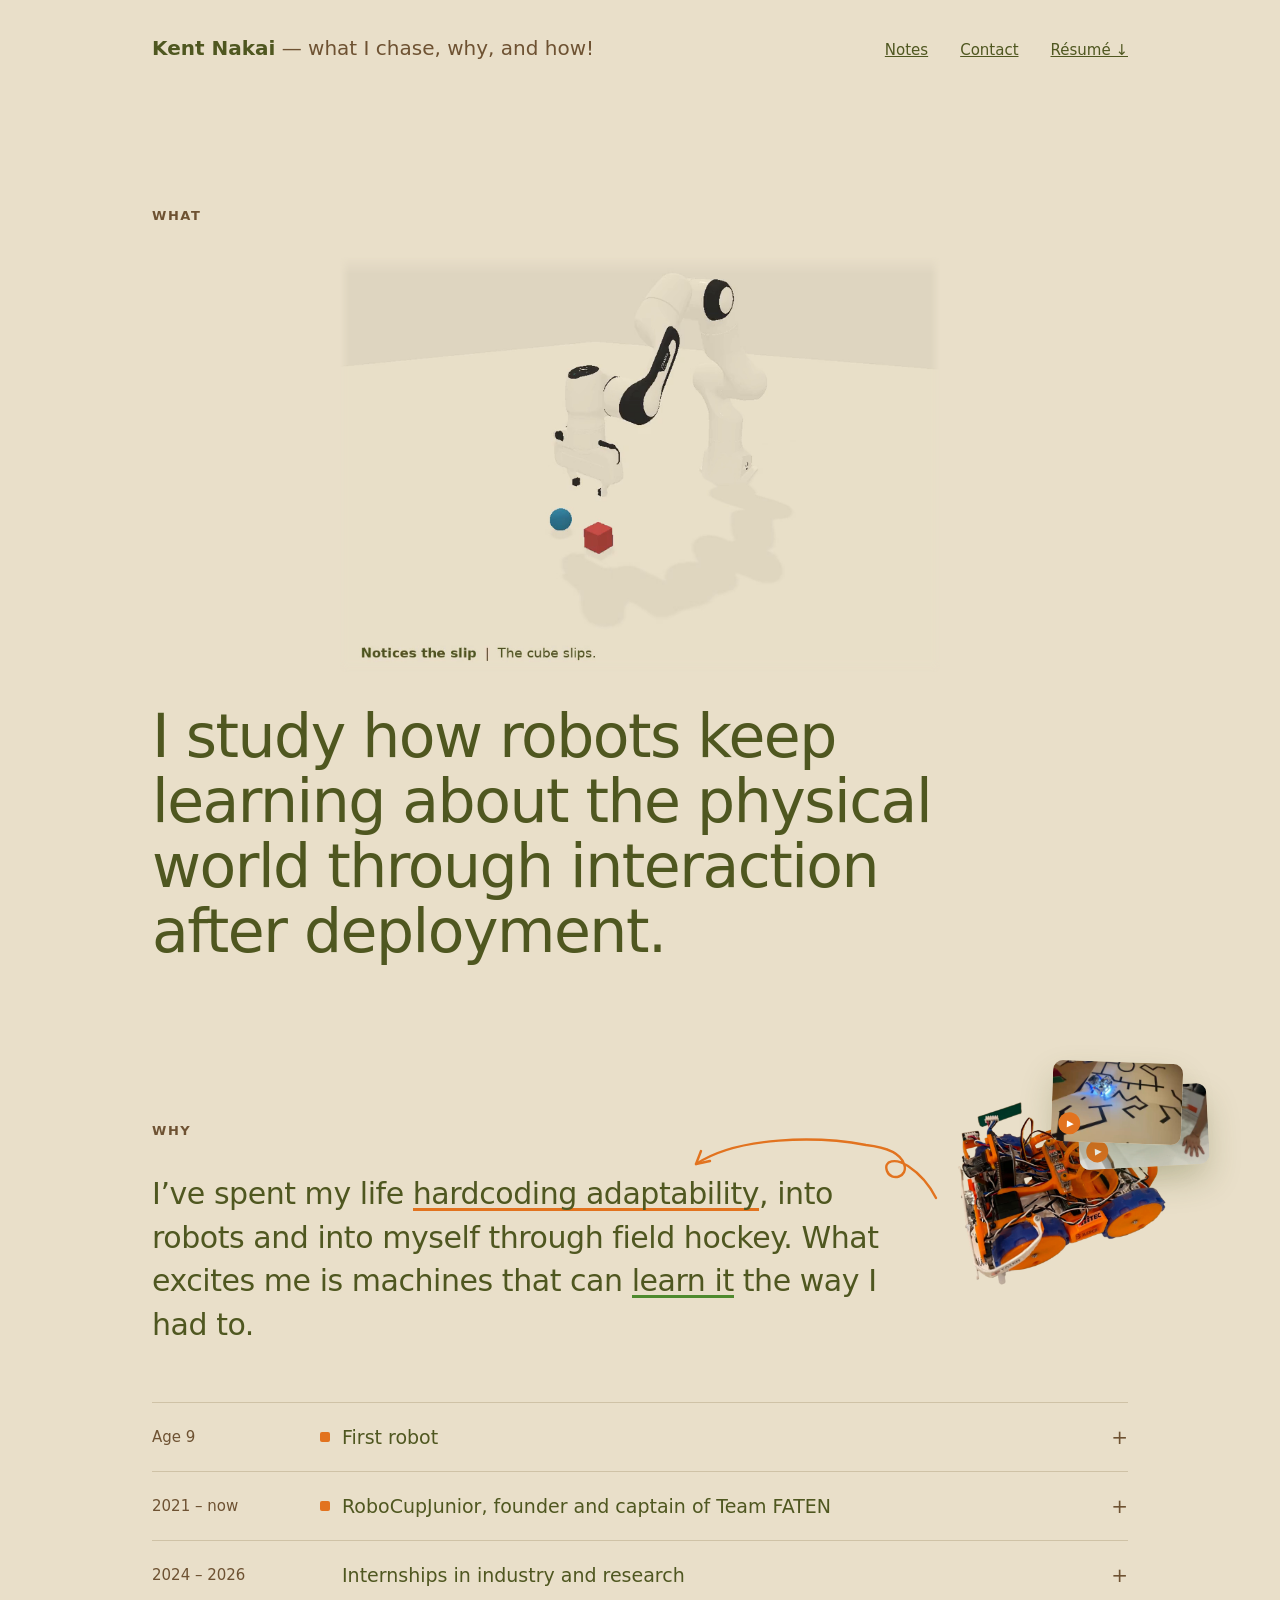
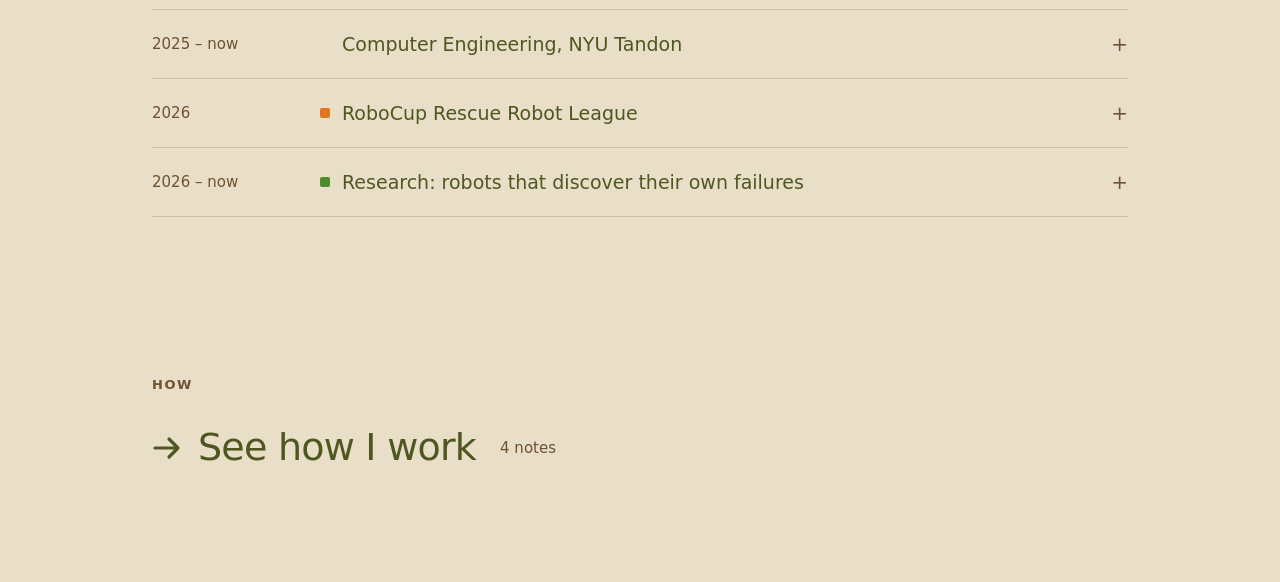
<file: index.html>
<!doctype html>
<html lang="en">
<head>
  <meta charset="utf-8">
  <meta name="viewport" content="width=device-width, initial-scale=1">
  <meta http-equiv="Content-Security-Policy" content="default-src 'none'; script-src 'self'; style-src 'self' https://fonts.googleapis.com; font-src https://fonts.gstatic.com; img-src 'self' data:; media-src 'self'; connect-src 'self'; base-uri 'none'; form-action 'none'; object-src 'none'; upgrade-insecure-requests">
  <meta name="referrer" content="no-referrer">
  <meta name="tdm-reservation" content="1">
  <meta name="description" content="Kent Nakai studies how robots keep learning about the physical world through interaction after deployment.">
  <meta name="google-site-verification" content="zSvSPkcD8alxFXaKtVw0aYVo7cZixJyfnRl9LrYPrC4">
  <title>Kent Nakai &mdash; what I chase, why, and how</title>
  <link rel="preconnect" href="https://fonts.googleapis.com">
  <link rel="preconnect" href="https://fonts.gstatic.com" crossorigin>
  <link href="https://fonts.googleapis.com/css2?family=Figtree:wght@400;500;600&amp;display=swap" rel="stylesheet">
  <link rel="stylesheet" href="simple.css?v=20261024-resume-off">
</head>
<body>
  <div class="wrap">
    <header class="site-header">
      <a class="site-title" href="index.html"><strong>Kent Nakai</strong><span> &mdash; what I chase, why, and how!</span></a>
      <nav class="site-nav" aria-label="Primary">
        <a href="notes.html">Notes</a>
        <a href="contact.html">Contact</a>
        <a>R&eacute;sum&eacute; &darr;</a><!-- Résumé download off for now -->
      </nav>
    </header>

    <main>
      <section class="what" aria-labelledby="what-headline">
        <p class="label">What</p>
        <video class="what-video" data-loop-video muted loop playsinline preload="metadata"
          poster="media/video/learning-as-it-goes-first.png?v=beige3"
          width="864" height="598"
          aria-label="A simulated robot arm notices a cube slipping, adjusts its grip until it holds, then uses a different grasp on a new object.">
          <source src="media/video/learning-as-it-goes.mp4?v=beige3" type="video/mp4">
        </video>
        <h1 class="headline" id="what-headline">I study how robots keep learning about the physical world through interaction after deployment.</h1>
      </section>

      <dialog class="video-dialog" id="video-dialog" aria-labelledby="video-dialog-title">
        <div class="video-dialog-shell">
          <video id="video-dialog-player" controls playsinline preload="none"></video>
          <div class="video-dialog-caption">
            <p id="video-dialog-title"></p>
            <button class="video-dialog-close" type="button">Close</button>
          </div>
        </div>
      </dialog>

      <section class="section" aria-labelledby="why-label">
        <p class="label" id="why-label">Why</p>
        <div class="why-body">
          <p class="why-statement">I&rsquo;ve spent my life <span class="mark-hard">hardcoding adaptability</span>, into robots and into myself through field hockey. What excites me is machines that can <span class="mark-learned">learn it</span> the way I had to.</p>

          <!-- Large screens only: the robot as evidence for "hardcoding adaptability". -->
          <figure class="why-robot" aria-label="My RoboCupJunior rescue robot and two field runs">
            <svg class="why-arrow" viewBox="0 0 300 120" aria-hidden="true" focusable="false">
              <path d="M298 66 C292 54 282 42 270 34 C258 26 245 28 249 39 C253 50 271 45 266 32 C262 20 246 15 228 13 C180 4 100 4 58 32" />
              <path d="M72 29 L58 32 L63 19" />
            </svg>
            <a class="why-robot-photo" href="robot.html" aria-label="Rescue robot: see inside the robot">
              <img src="media/img/robot.png" width="1395" height="1236" alt="My RoboCupJunior rescue robot: a compact four-wheel robot with an orange frame, blue wheels, and exposed wiring" decoding="async">
            </a>
            <button class="stage-clip stage-clip-left" type="button"
              data-video-src="media/video/slope-line-following.mp4"
              data-video-poster="media/video/slope-line-following-first.png"
              data-video-title="Following the line through a flat-to-slope transition."
              data-video-angle="-2">
              <span class="stage-clip-media">
                <img src="media/video/slope-line-following-first.png" alt="" loading="lazy" decoding="async">
                <span class="stage-clip-label"><span class="stage-play" aria-hidden="true">&#9654;</span>Line following on slope transitions</span>
              </span>
            </button>

            <button class="stage-clip stage-clip-right" type="button"
              data-video-src="media/video/victim-zone.mp4"
              data-video-poster="media/video/victim-zone-47.png"
              data-video-title="Finding, retrieving, and relocating a victim."
              data-video-angle="2">
              <span class="stage-clip-media">
                <img src="media/video/victim-zone-47.png" alt="" loading="lazy" decoding="async">
                <span class="stage-clip-label"><span class="stage-play" aria-hidden="true">&#9654;</span>Detection, manipulation and navigation</span>
              </span>
            </button>
          </figure>
        </div>

        <ol class="timeline">
          <li>
            <button type="button" aria-expanded="false" aria-controls="t1">
              <span class="year">Age 9</span>
              <span class="title"><span class="square hardcoded" role="img" aria-label="Hardcoded"></span>First robot</span>
              <span class="sign" aria-hidden="true">+</span>
            </button>
            <div class="detail" id="t1"><p>Mostly self-taught, by asking engineers, professors, and other competitors.</p></div>
          </li>
          <li>
            <button type="button" aria-expanded="false" aria-controls="t2">
              <span class="year">2021 &ndash; now</span>
              <span class="title"><span class="square hardcoded" role="img" aria-label="Hardcoded"></span>RoboCupJunior, founder and captain of Team FATEN</span>
              <span class="sign" aria-hidden="true">+</span>
            </button>
            <div class="detail" id="t2"><p>Every run, the robot meets a field it hasn&rsquo;t seen. We won the RoboCupJunior USA Rescue Line title in 2023, 2024, and 2025. <a href="https://faten-1tdj.vercel.app/en/index.html" target="_blank" rel="noopener">Team FATEN&rsquo;s site &rarr;</a></p></div>
          </li>
          <li>
            <button type="button" aria-expanded="false" aria-controls="t3">
              <span class="year">2024 &ndash; 2026</span>
              <span class="title"><span class="square none" aria-hidden="true"></span>Internships in industry and research</span>
              <span class="sign" aria-hidden="true">+</span>
            </button>
            <div class="detail" id="t3"><p>Robots outside competition: Alstom in Singapore, Blue Innovation in Japan, and the Okada Lab in Tokyo.</p></div>
          </li>
          <li>
            <button type="button" aria-expanded="false" aria-controls="t4">
              <span class="year">2025 &ndash; now</span>
              <span class="title"><span class="square none" aria-hidden="true"></span>Computer Engineering, NYU Tandon</span>
              <span class="sign" aria-hidden="true">+</span>
            </button>
            <div class="detail" id="t4"><p>Transferred from Bard College at Simon&rsquo;s Rock, where I studied mathematics. B.S. expected May 2027.</p></div>
          </li>
          <li>
            <button type="button" aria-expanded="false" aria-controls="t5">
              <span class="year">2026</span>
              <span class="title"><span class="square hardcoded" role="img" aria-label="Hardcoded"></span>RoboCup Rescue Robot League</span>
              <span class="sign" aria-hidden="true">+</span>
            </button>
            <div class="detail" id="t5"><p>Moving up to the major league, building toward 2027.</p></div>
          </li>
          <li>
            <button type="button" aria-expanded="false" aria-controls="t6">
              <span class="year">2026 &ndash; now</span>
              <span class="title"><span class="square learned" role="img" aria-label="Learned"></span>Research: robots that discover their own failures</span>
              <span class="sign" aria-hidden="true">+</span>
            </button>
            <div class="detail" id="t6"><p>The first step from hand-written fixes to robots that learn what went wrong. With Irmak Guzey in Prof. Lerrel Pinto&rsquo;s group at NYU, I&rsquo;m building a test of whether a simulated robot lifts more reliably when it refines its estimate of an object&rsquo;s mass by interacting with it.</p></div>
          </li>
        </ol>
      </section>

      <section class="section how" aria-labelledby="how-label">
        <p class="label" id="how-label">How</p>
        <a class="how-link" href="notes.html">
          <span class="how-link-main">
            <span class="how-arrow" aria-hidden="true"><svg width="30" height="24" viewBox="0 0 30 24"><path d="M3 12 H26 M17 3 L26 12 L17 21" fill="none" stroke="currentColor" stroke-width="3.2" stroke-linecap="round" stroke-linejoin="round"/></svg></span>
            See how I work
          </span>
          <span class="how-count" data-note-count></span>
        </a>

        <!-- Latest paper: hidden until the paper exists.
        <article class="paper" aria-labelledby="paper-title">
          <div class="paper-teaser" role="img" aria-label="[TEASER FIGURE]"></div>
          <div>
            <p class="paper-kicker">Latest paper &middot; in progress</p>
            <h2 class="paper-title" id="paper-title">[PAPER TITLE]</h2>
            <p class="paper-meta">Kent Nakai &middot; [MONTH] 2026</p>
            <p class="paper-summary">[ONE OR TWO SENTENCES: THE QUESTION, WHAT I TRIED, WHAT I FOUND]</p>
            <p class="paper-links">PDF coming soon</p>
          </div>
        </article>
        -->
      </section>
    </main>
  </div>
  <script src="site.js?v=20261024-hover-750"></script>
</body>
</html>
</file>
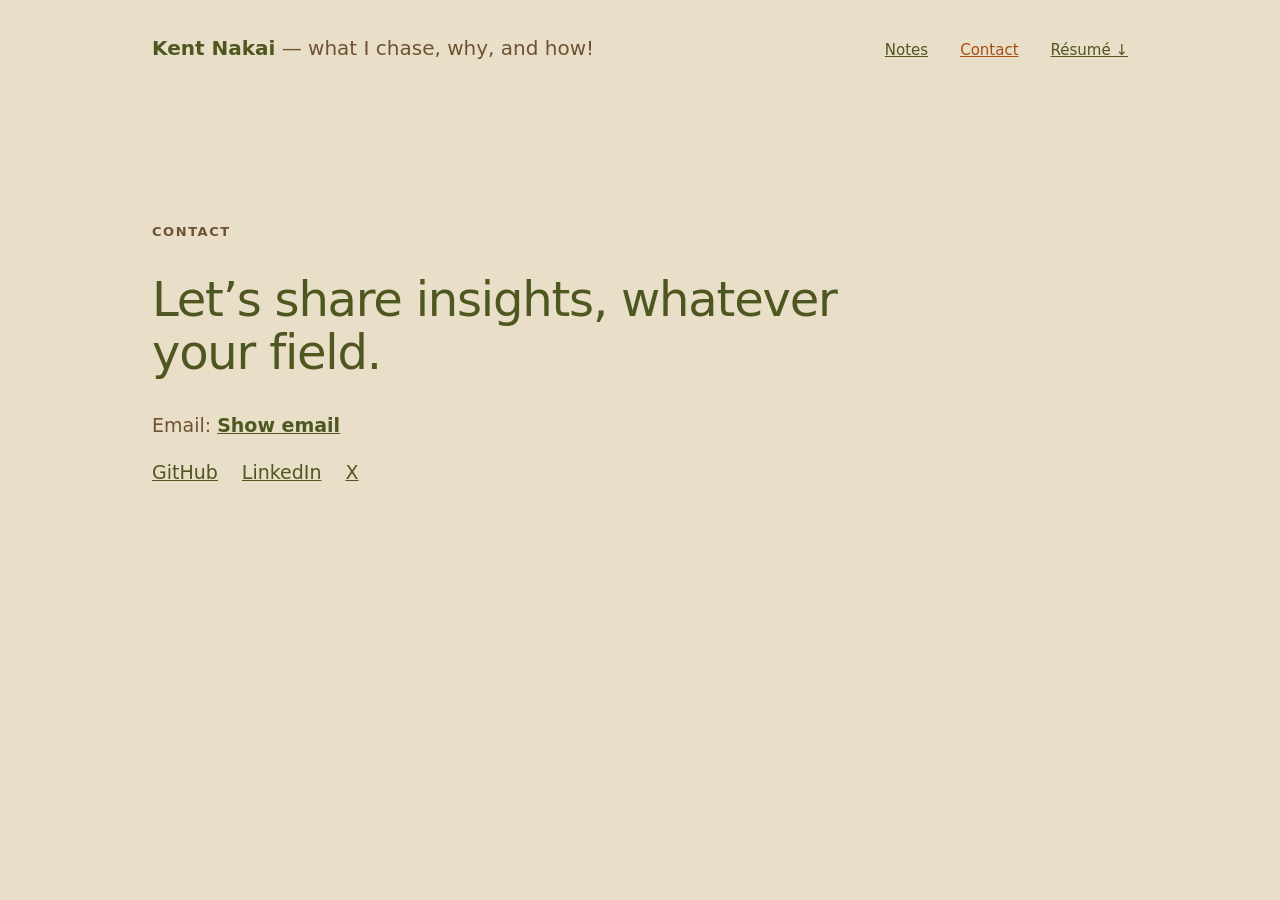
<file: contact.html>
<!doctype html>
<html lang="en">
<head>
  <meta charset="utf-8">
  <meta name="viewport" content="width=device-width, initial-scale=1">
  <meta http-equiv="Content-Security-Policy" content="default-src 'none'; script-src 'self'; style-src 'self' https://fonts.googleapis.com; font-src https://fonts.gstatic.com; img-src 'self' data:; media-src 'self'; connect-src 'self'; base-uri 'none'; form-action 'none'; object-src 'none'; upgrade-insecure-requests">
  <meta name="referrer" content="no-referrer">
  <meta name="tdm-reservation" content="1">
  <meta name="description" content="Contact Kent Nakai about robotics, research, and opportunities.">
  <meta name="robots" content="noindex">
  <title>Kent Nakai &mdash; Contact</title>
  <link rel="preconnect" href="https://fonts.googleapis.com">
  <link rel="preconnect" href="https://fonts.gstatic.com" crossorigin>
  <link href="https://fonts.googleapis.com/css2?family=Figtree:wght@400;500;600&amp;display=swap" rel="stylesheet">
  <link rel="stylesheet" href="simple.css?v=20261024-resume-off">
</head>
<body>
  <div class="wrap">
    <header class="site-header">
      <a class="site-title" href="index.html"><strong>Kent Nakai</strong><span> &mdash; what I chase, why, and how!</span></a>
      <nav class="site-nav" aria-label="Primary">
        <a href="notes.html">Notes</a>
        <a href="contact.html" aria-current="page">Contact</a>
        <a>R&eacute;sum&eacute; &darr;</a><!-- Résumé download off for now -->
      </nav>
    </header>

    <main>
      <section class="page-intro" aria-labelledby="contact-headline">
        <p class="label">Contact</p>
        <h1 class="headline" id="contact-headline">Let&rsquo;s share insights, whatever your field.</h1>
        <p class="contact-email">Email: <button type="button" class="reveal-email" data-u="7482nk" data-d="ude.uyn">Show email</button></p>
        <p class="contact-links">
          <a href="https://github.com/Spadeyache" target="_blank" rel="me noopener">GitHub</a>
          <a href="https://www.linkedin.com/in/kent-nakai/" target="_blank" rel="me noopener">LinkedIn</a>
          <a href="https://x.com/Ka1yach3_" target="_blank" rel="me noopener">X</a>
        </p>
      </section>
    </main>
  </div>
  <script src="site.js?v=20261024-hover-750"></script>
</body>
</html>
</file>
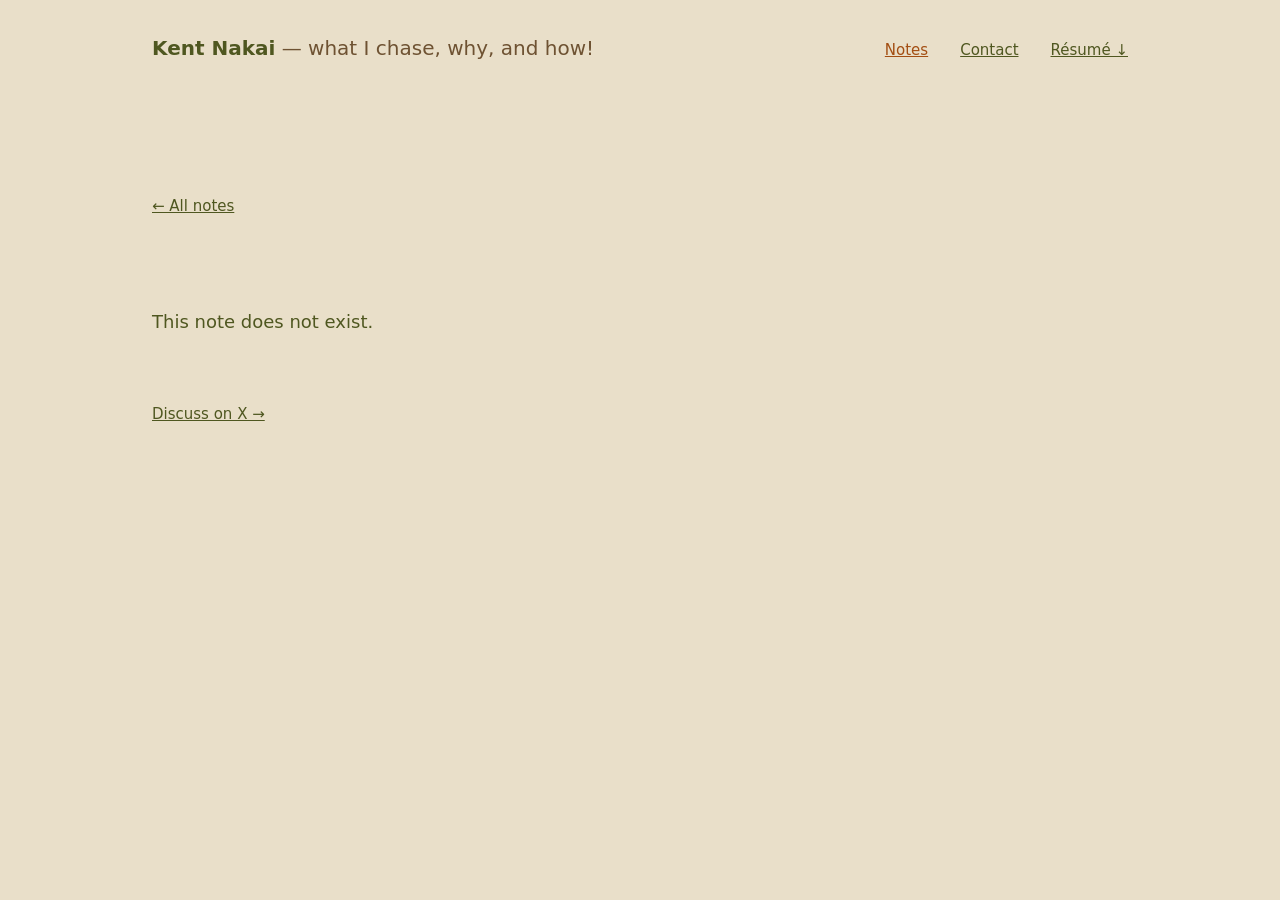
<file: note.html>
<!doctype html>
<html lang="en">
<head>
  <meta charset="utf-8">
  <meta name="viewport" content="width=device-width, initial-scale=1">
  <meta http-equiv="Content-Security-Policy" content="default-src 'none'; script-src 'self'; style-src 'self' https://fonts.googleapis.com; font-src https://fonts.gstatic.com; img-src 'self' data:; media-src 'self'; connect-src 'self'; base-uri 'none'; form-action 'none'; object-src 'none'; upgrade-insecure-requests">
  <meta name="referrer" content="no-referrer">
  <meta name="tdm-reservation" content="1">
  <meta name="description" content="A note by Kent Nakai: a robotics problem, what he did, the result, and what is still hardcoded.">
  <title>Note &mdash; Kent Nakai</title>
  <link rel="preconnect" href="https://fonts.googleapis.com">
  <link rel="preconnect" href="https://fonts.gstatic.com" crossorigin>
  <link href="https://fonts.googleapis.com/css2?family=Figtree:wght@400;500;600&amp;display=swap" rel="stylesheet">
  <link rel="stylesheet" href="simple.css?v=20261024-resume-off">
</head>
<body>
  <div class="wrap">
    <header class="site-header">
      <a class="site-title" href="index.html"><strong>Kent Nakai</strong><span> &mdash; what I chase, why, and how!</span></a>
      <nav class="site-nav" aria-label="Primary">
        <a href="notes.html" aria-current="page">Notes</a>
        <a href="contact.html">Contact</a>
        <a>R&eacute;sum&eacute; &darr;</a><!-- Résumé download off for now -->
      </nav>
    </header>

    <main>
      <!-- Content comes from notes/<slug>/note.md, picked by ?n=<slug>. -->
      <article class="note" data-note>
        <a class="back" href="notes.html">&larr; All notes</a>

        <div class="note-meta">
          <span class="tag" data-note-tag></span>
          <span data-note-project></span>
          <span data-note-date></span>
        </div>
        <h1 data-note-title></h1>
        <p class="note-keywords" data-note-keywords></p>

        <div data-note-body></div>

        <div class="note-end">
          <a href="#" data-discuss>Discuss on X &rarr;</a>
          <a href="notes.html" data-next-note></a>
        </div>
      </article>
    </main>
  </div>
  <script src="site.js?v=20261024-hover-750"></script>
</body>
</html>
</file>
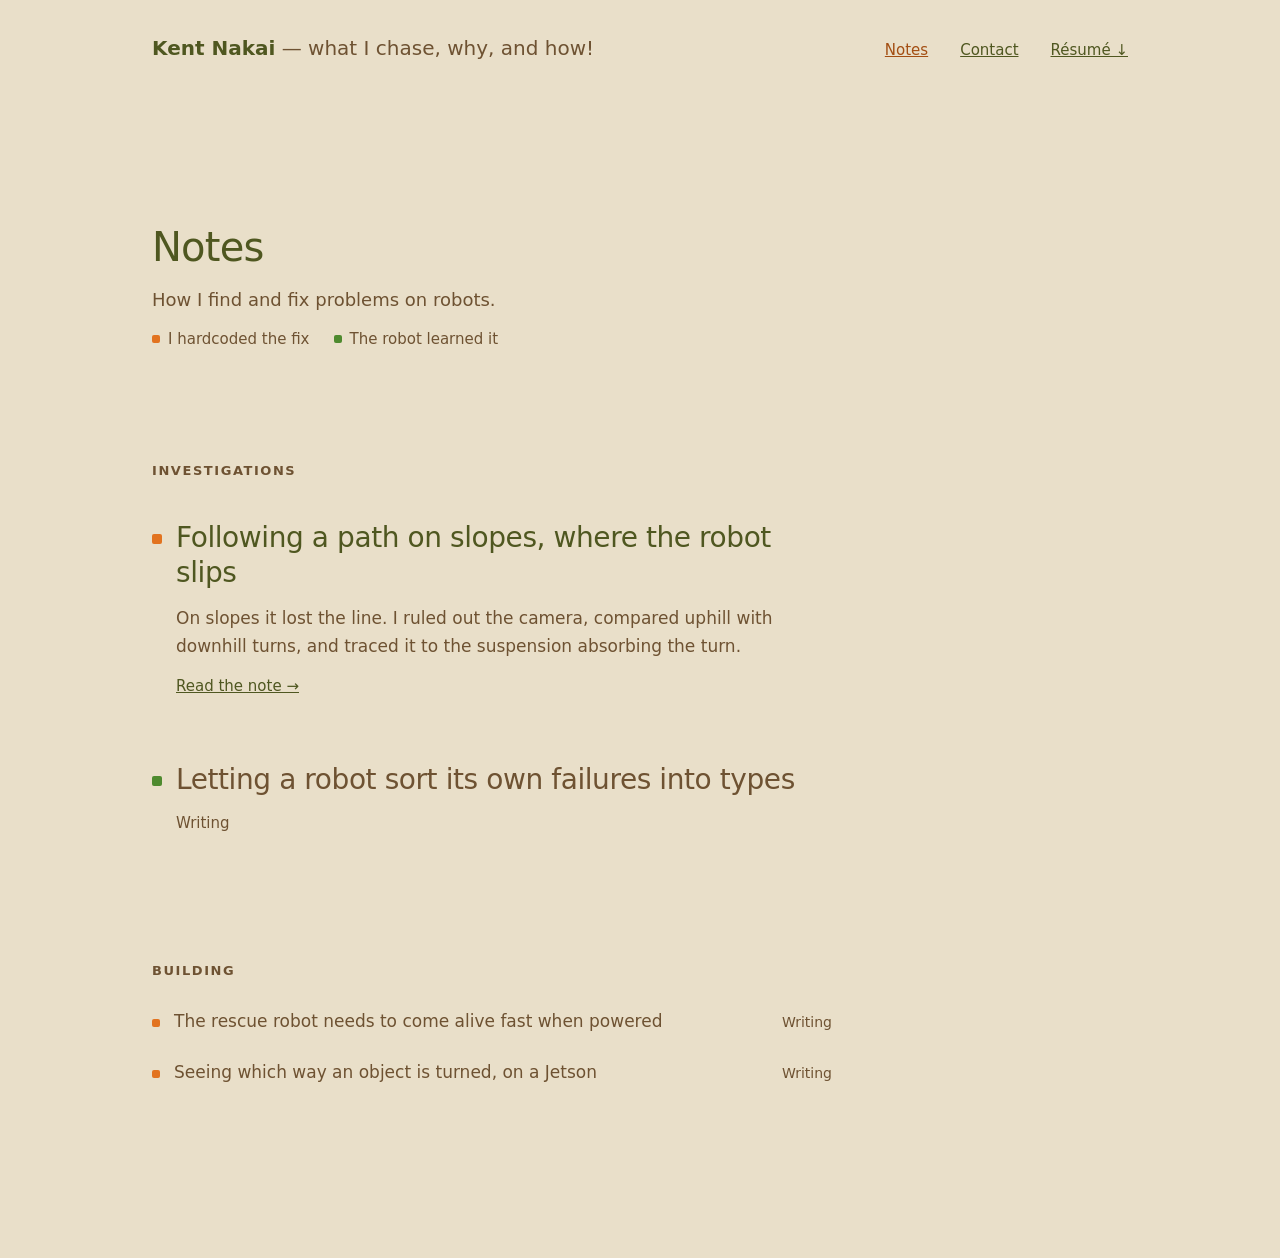
<file: notes.html>
<!doctype html>
<html lang="en">
<head>
  <meta charset="utf-8">
  <meta name="viewport" content="width=device-width, initial-scale=1">
  <meta http-equiv="Content-Security-Policy" content="default-src 'none'; script-src 'self'; style-src 'self' https://fonts.googleapis.com; font-src https://fonts.gstatic.com; img-src 'self' data:; media-src 'self'; connect-src 'self'; base-uri 'none'; form-action 'none'; object-src 'none'; upgrade-insecure-requests">
  <meta name="referrer" content="no-referrer">
  <meta name="tdm-reservation" content="1">
  <meta name="description" content="How Kent Nakai finds and fixes problems on robots.">
  <title>Kent Nakai &mdash; Notes</title>
  <link rel="preconnect" href="https://fonts.googleapis.com">
  <link rel="preconnect" href="https://fonts.gstatic.com" crossorigin>
  <link href="https://fonts.googleapis.com/css2?family=Figtree:wght@400;500;600&amp;display=swap" rel="stylesheet">
  <link rel="stylesheet" href="simple.css?v=20261024-resume-off">
</head>
<body>
  <div class="wrap">
    <header class="site-header">
      <a class="site-title" href="index.html"><strong>Kent Nakai</strong><span> &mdash; what I chase, why, and how!</span></a>
      <nav class="site-nav" aria-label="Primary">
        <a href="notes.html" aria-current="page">Notes</a>
        <a href="contact.html">Contact</a>
        <a>R&eacute;sum&eacute; &darr;</a><!-- Résumé download off for now -->
      </nav>
    </header>

    <main class="notes-page">
      <section class="notes-intro" aria-labelledby="notes-headline">
        <h1 id="notes-headline">Notes</h1>
        <p class="notes-sub">How I find and fix problems on robots.</p>
        <p class="notes-key">
          <span><span class="square hardcoded" aria-hidden="true"></span>I hardcoded the fix</span>
          <span><span class="square learned" aria-hidden="true"></span>The robot learned it</span>
        </p>
      </section>

      <section class="note-group" data-note-group="research" aria-labelledby="research-heading">
        <h2 class="label" id="research-heading">Investigations</h2>
        <div class="investigations" data-note-list></div>
      </section>

      <section class="note-group" data-note-group="build" aria-labelledby="build-heading">
        <h2 class="label" id="build-heading">Building</h2>
        <ul class="build-list" data-note-list></ul>
      </section>
    </main>
  </div>
  <script src="site.js?v=20261024-hover-750"></script>
</body>
</html>
</file>
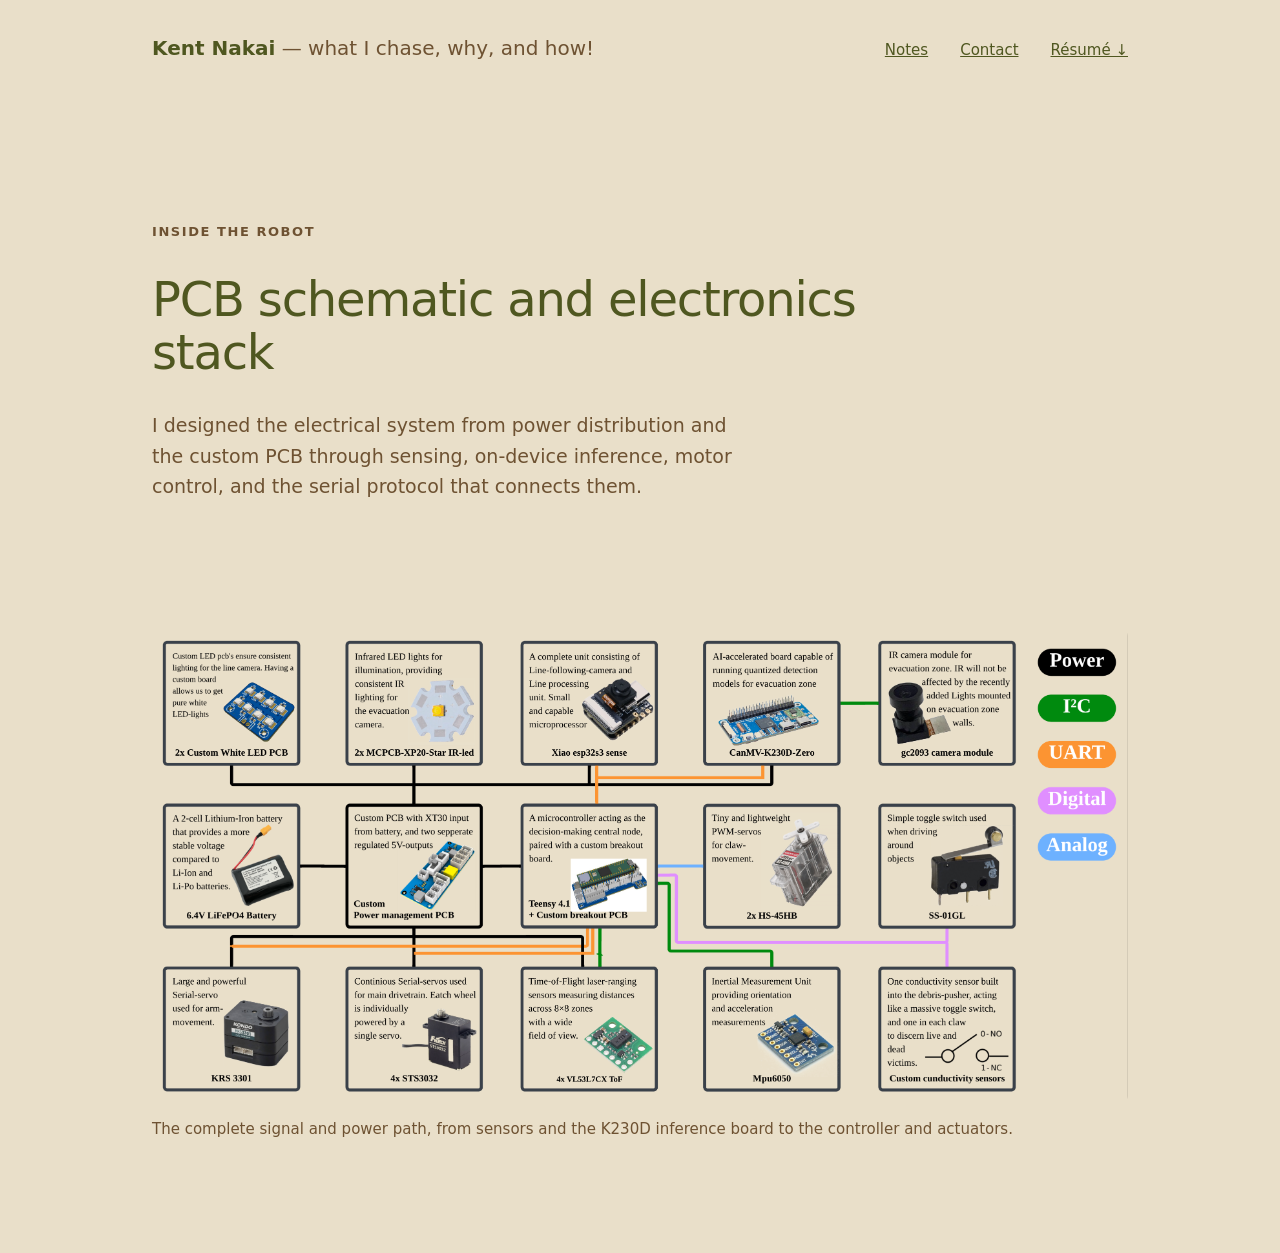
<file: robot.html>
<!doctype html>
<html lang="en">
<head>
  <meta charset="utf-8">
  <meta name="viewport" content="width=device-width, initial-scale=1">
  <meta http-equiv="Content-Security-Policy" content="default-src 'none'; script-src 'self'; style-src 'self' https://fonts.googleapis.com; font-src https://fonts.gstatic.com; img-src 'self' data:; media-src 'self'; connect-src 'self'; base-uri 'none'; form-action 'none'; object-src 'none'; upgrade-insecure-requests">
  <meta name="referrer" content="no-referrer">
  <meta name="tdm-reservation" content="1">
  <meta name="description" content="The electronics and PCB architecture behind Kent Nakai's rescue robot.">
  <title>Kent Nakai &mdash; Robot System</title>
  <link rel="preconnect" href="https://fonts.googleapis.com">
  <link rel="preconnect" href="https://fonts.gstatic.com" crossorigin>
  <link href="https://fonts.googleapis.com/css2?family=Figtree:wght@400;500;600&amp;display=swap" rel="stylesheet">
  <link rel="stylesheet" href="simple.css?v=20261024-resume-off">
</head>
<body>
  <div class="wrap">
    <header class="site-header">
      <a class="site-title" href="index.html"><strong>Kent Nakai</strong><span> &mdash; what I chase, why, and how!</span></a>
      <nav class="site-nav" aria-label="Primary">
        <a href="notes.html">Notes</a>
        <a href="contact.html">Contact</a>
        <a>R&eacute;sum&eacute; &darr;</a><!-- Résumé download off for now -->
      </nav>
    </header>

    <main>
      <section class="page-intro" aria-labelledby="system-title">
        <p class="label">Inside the robot</p>
        <h1 class="headline" id="system-title">PCB schematic and electronics stack</h1>
        <p class="sub">I designed the electrical system from power distribution and the custom PCB through sensing, on-device inference, motor control, and the serial protocol that connects them.</p>
      </section>

      <figure class="robot-figure">
        <img src="media/img/electronics-stack.png" width="6043" height="2925" alt="Electronics architecture showing the robot's sensors, inference computer, custom controller, power system, motors, and actuators">
        <figcaption>The complete signal and power path, from sensors and the K230D inference board to the controller and actuators.</figcaption>
      </figure>
    </main>
  </div>
</body>
</html>
</file>
<file: simple.css>
:root {
  --bg: #e9dfc9;
  --text: #4f5720;
  --secondary: #6e5232;
  --hairline: #cfc2a6;
  --placeholder: #ddd1b6;
  --hardcoded: #e2731f;
  --learned: #4e8a2e;
  --link-hover: #a34e12;
  --page-width: 1040px;
  --gutter: 32px;
}

* { box-sizing: border-box; }

html {
  background: var(--bg);
  color: var(--text);
}

body {
  margin: 0;
  background: var(--bg);
  color: var(--text);
  font-family: "Figtree", system-ui, sans-serif;
  font-size: 17px;
  line-height: 1.6;
}

::selection {
  color: #28251c;
  background: #b9b46d;
}

a { color: var(--text); }
a:hover { color: var(--link-hover); }

a:focus-visible,
button:focus-visible,
video:focus-visible {
  outline: 2px solid var(--hardcoded);
  outline-offset: 3px;
}

.wrap {
  max-width: var(--page-width);
  margin: 0 auto;
  padding: 0 var(--gutter);
}

/* Header */

.site-header {
  display: flex;
  flex-wrap: wrap;
  justify-content: space-between;
  align-items: baseline;
  gap: 16px;
  padding: 32px 0;
}

.site-title {
  font-size: 20px;
  text-decoration: none;
}

.site-title strong { font-weight: 600; }
.site-title span { color: var(--secondary); }
.site-title:hover span { color: inherit; }

.site-nav {
  display: flex;
  flex-wrap: wrap;
  gap: 32px;
  font-size: 15px;
  font-weight: 500;
}

.site-nav a[aria-current="page"] { color: var(--link-hover); }
/* A nav item with no link (the résumé, for now): looks the same, does nothing. */
.site-nav a:not([href]),
.site-nav a:not([href]):hover { color: var(--text); text-decoration: underline; cursor: default; }

/* Shared type */

.label {
  margin: 0;
  color: var(--secondary);
  font-size: 13px;
  font-weight: 600;
  letter-spacing: 0.12em;
  line-height: 1.3;
  text-transform: uppercase;
}

.headline {
  max-width: 820px;
  margin: 32px 0 0;
  font-size: clamp(36px, 5.2vw, 60px);
  font-weight: 500;
  letter-spacing: -0.025em;
  line-height: 1.08;
}

.sub {
  max-width: 600px;
  margin: 32px 0 0;
  color: var(--secondary);
  font-size: 19px;
  line-height: 1.6;
}

.todo { color: var(--secondary); }

.square {
  flex: 0 0 auto;
  display: inline-block;
  width: 10px;
  height: 10px;
  border-radius: 2px;
}

.square.hardcoded { background: var(--hardcoded); }
.square.learned { background: var(--learned); }
.square.none { background: transparent; }

.section { padding: 0 0 96px; }

.section > .label { padding-top: 64px; }

/* Landing: WHAT */

.what { padding: 112px 0 96px; }

/* Even line lengths so the opener reads as one clean block. */
.what .headline {
  max-width: 900px;
  text-wrap: balance;
}

/* The clip, centered above the headline. */
.what-video {
  display: block;
  width: 100%;
  max-width: 600px;
  height: auto;
  margin: 32px auto 0;
  /* The clip's background is recoloured to the page beige; soft edges hide the
     small colour shifts browsers add when drawing video. */
  -webkit-mask-image: linear-gradient(to right, transparent, #000 1.5%, #000 98.5%, transparent), linear-gradient(to bottom, transparent, #000 4%, #000 97%, transparent);
  -webkit-mask-composite: source-in;
  mask-image: linear-gradient(to right, transparent, #000 1.5%, #000 98.5%, transparent), linear-gradient(to bottom, transparent, #000 4%, #000 97%, transparent);
  mask-composite: intersect;
}

/* Why: on large screens the robot sits beside the sentence as an overlay,
   with a hand-drawn arrow to "hardcoding adaptability". Hidden on smaller screens. */

.why-body { position: relative; }

.why-robot { display: none; }

@media (min-width: 1200px) {
  .why-robot {
    position: absolute;
    top: -110px;
    right: -80px;
    display: block;
    width: 300px;
    height: 250px;
    margin: 0;
  }
}

.why-robot-photo {
  position: absolute;
  z-index: 1;
  top: 34px;
  left: 44px;
  width: 220px;
}

.why-robot-photo img {
  display: block;
  width: 100%;
  height: auto;
}

.why-arrow {
  position: absolute;
  top: 70px;
  left: -270px;
  width: 300px;
  height: 120px;
  overflow: visible;
  fill: none;
  stroke: var(--hardcoded);
  stroke-width: 2.4;
  stroke-linecap: round;
  stroke-linejoin: round;
  pointer-events: none;
}

.stage-clip {
  position: absolute;
  z-index: 2;
  width: 130px;
  padding: 0;
  color: inherit;
  font: inherit;
  background: none;
  border: 0;
  cursor: pointer;
}

/* Stacked at the top right: the victim-zone clip sits behind, a little lower and to the right. */
.stage-clip-left { top: 0; right: 26px; z-index: 3; transform: rotate(2deg); }
.stage-clip-right { top: 24px; right: 0; transform: rotate(-3deg); }

.stage-clip-media {
  position: relative;
  display: block;
  overflow: hidden;
  aspect-ratio: 16 / 10;
  background: var(--placeholder);
  border-radius: 10px;
  box-shadow: 0 16px 32px rgba(79, 87, 32, 0.22);
  transition: transform 180ms ease, box-shadow 180ms ease;
}

.stage-clip-media > img {
  position: absolute;
  inset: 0;
  width: 100%;
  height: 100%;
  object-fit: cover;
}

/* The clip's title is its aria-label; at this size only the play mark shows. */
.stage-clip-label { position: absolute; bottom: 7px; left: 7px; font-size: 0; }

.stage-play {
  display: grid;
  place-items: center;
  width: 22px;
  height: 22px;
  padding-left: 2px;
  color: #fff;
  font-size: 9px;
  background: var(--hardcoded);
  border-radius: 50%;
}

.stage-clip:hover .stage-clip-media {
  box-shadow: 0 20px 38px rgba(79, 87, 32, 0.28);
  transform: translateY(-2px);
}

.stage-clip:focus-visible { outline: none; }

.stage-clip:focus-visible .stage-clip-media {
  outline: 2px solid var(--hardcoded);
  outline-offset: 4px;
}

.video-dialog {
  width: min(960px, calc(100% - 32px));
  max-width: none;
  max-height: calc(100% - 32px);
  padding: 0;
  overflow: visible;
  color: var(--text);
  background: transparent;
  border: 0;
}

.video-dialog::backdrop {
  background: rgba(233, 223, 201, 0.95);
  animation: video-backdrop-in 160ms ease-out;
}

.video-dialog-shell { display: grid; gap: 12px; }

.video-dialog-caption {
  display: flex;
  align-items: center;
  justify-content: space-between;
  gap: 20px;
}

.video-dialog-caption p {
  margin: 0;
  font-size: 15px;
  font-weight: 500;
}

.video-dialog-close {
  min-height: 44px;
  padding: 0;
  color: var(--text);
  font: inherit;
  font-size: 15px;
  font-weight: 500;
  background: none;
  border: 0;
  text-decoration: underline;
  cursor: pointer;
}

.video-dialog-close:hover { color: var(--link-hover); }

.video-dialog video {
  display: block;
  width: 100%;
  height: auto;
  max-height: calc(100vh - 96px);
  aspect-ratio: 16 / 10;
  border-radius: 8px;
  object-fit: contain;
}

@keyframes video-backdrop-in {
  from { background: rgba(233, 223, 201, 0); }
}

/* Landing: WHY */

.why-statement {
  max-width: 780px;
  margin: 32px 0 0;
  font-size: clamp(22px, 2.6vw, 30px);
  font-weight: 500;
  letter-spacing: -0.015em;
  line-height: 1.45;
}

.mark-hard { box-shadow: inset 0 -3px 0 var(--hardcoded); }
.mark-learned { box-shadow: inset 0 -3px 0 var(--learned); }

.timeline {
  margin: 56px 0 0;
  padding: 0;
  list-style: none;
  border-top: 1px solid var(--hairline);
}

.timeline li { border-bottom: 1px solid var(--hairline); }

.timeline button {
  display: flex;
  flex-wrap: wrap;
  align-items: center;
  gap: 8px 32px;
  width: 100%;
  min-height: 64px;
  padding: 18px 0;
  color: inherit;
  font: inherit;
  text-align: left;
  background: none;
  border: 0;
  cursor: pointer;
}

.timeline .year {
  flex: 0 0 136px;
  color: var(--secondary);
  font-size: 15px;
}

.timeline .title {
  flex: 999 1 360px;
  display: flex;
  align-items: center;
  gap: 12px;
  min-width: 0;
  font-size: 19px;
  font-weight: 500;
}

.timeline .sign {
  flex: 0 0 auto;
  color: var(--secondary);
  font-size: 20px;
}

.timeline button:hover .title { color: var(--link-hover); }

.timeline .detail {
  max-width: 640px;
  padding-left: 190px;
  color: var(--secondary);
  font-size: 16px;
  line-height: 1.6;
  /* Slides between 0fr and 1fr, so it opens to the text's natural height.
     Visibility flips after closing, keeping closed rows out of tab order. */
  display: grid;
  grid-template-rows: 0fr;
  visibility: hidden;
  transition: grid-template-rows 0.18s cubic-bezier(0.2, 0, 0, 1), visibility 0s 0.18s;
}

.timeline .detail.is-open {
  grid-template-rows: 1fr;
  visibility: visible;
  transition: grid-template-rows 0.18s cubic-bezier(0.2, 0, 0, 1), visibility 0s;
}

.timeline .detail p {
  min-height: 0;
  margin: 0;
  overflow: hidden;
  opacity: 0;
  transition: opacity 0.12s ease;
}

.timeline .detail.is-open p { opacity: 1; }

/* Bottom spacing inside the clipped text, so it collapses too. */
.timeline .detail p::after {
  content: "";
  display: block;
  height: 24px;
}

/* Landing: HOW */

.how { padding-bottom: 112px; }

.how-link {
  display: inline-flex;
  flex-wrap: wrap;
  align-items: center;
  gap: 12px 24px;
  margin-top: 32px;
  text-decoration: none;
}

.how-link-main {
  display: inline-flex;
  align-items: center;
  gap: 16px;
  font-size: clamp(26px, 3.2vw, 38px);
  font-weight: 500;
  letter-spacing: -0.02em;
  line-height: 1.15;
}

.how-arrow {
  display: inline-flex;
  transition: transform 0.2s ease;
}

.how-link:hover { color: var(--hardcoded); }
.how-link:hover .how-arrow { transform: translateX(4px); }

.how-count {
  color: var(--secondary);
  font-size: 15px;
}

/* Latest paper, laid out like a paper's landing page: teaser beside title and summary. */

.paper {
  display: grid;
  grid-template-columns: 280px 1fr;
  gap: 32px;
  align-items: start;
  max-width: 820px;
  margin-top: 56px;
  padding-top: 32px;
  border-top: 1px solid var(--hairline);
}

.paper-teaser {
  aspect-ratio: 4 / 3;
  background: var(--placeholder);
  border-radius: 6px;
}

.paper-kicker {
  margin: 0;
  color: var(--secondary);
  font-size: 13px;
  font-weight: 600;
  letter-spacing: 0.12em;
  text-transform: uppercase;
}

.paper-title {
  margin: 12px 0 0;
  font-size: 26px;
  font-weight: 500;
  letter-spacing: -0.015em;
  line-height: 1.2;
}

.paper-meta {
  margin: 8px 0 0;
  color: var(--secondary);
  font-size: 15px;
}

.paper-summary {
  margin: 16px 0 0;
  font-size: 17px;
  line-height: 1.6;
}

.paper-links {
  margin: 16px 0 0;
  color: var(--secondary);
  font-size: 15px;
}

/* Notes list */

.page-intro { padding: 128px 0 64px; }

.page-intro .headline {
  max-width: 760px;
  font-size: clamp(32px, 4.4vw, 48px);
  line-height: 1.1;
}

.notes-page {
  max-width: 680px;
  padding: 128px 0 160px;
}

.notes-intro h1 {
  margin: 0;
  font-size: 40px;
  font-weight: 500;
  letter-spacing: -0.02em;
  line-height: 1.15;
}

.notes-sub {
  margin: 16px 0 0;
  color: var(--secondary);
  font-size: 18px;
}

.notes-key {
  display: flex;
  flex-wrap: wrap;
  gap: 8px 24px;
  margin: 12px 0 0;
  color: var(--secondary);
  font-size: 15px;
}

.notes-key > span {
  display: inline-flex;
  align-items: center;
  gap: 8px;
}

.notes-key .square { width: 8px; height: 8px; }

.note-group { margin-top: 112px; }
.note-group + .note-group { margin-top: 128px; }

.investigation + .investigation { margin-top: 64px; }

.investigation .title,
.build-list .title {
  display: flex;
  align-items: baseline;
  gap: 14px;
  margin: 0;
}

.investigation .title {
  margin-top: 40px;
  font-size: 28px;
  font-weight: 500;
  letter-spacing: -0.015em;
  line-height: 1.25;
}

.investigation .square { transform: translateY(-3px); }

.investigation .title a,
.build-list .title a { text-decoration: none; }

.investigation .title a:hover,
.build-list .title a:hover { color: var(--link-hover); }

.investigation .summary,
.investigation .more,
.investigation .status {
  margin: 14px 0 0 24px;
}

.investigation .summary { color: var(--secondary); line-height: 1.65; }
.investigation .more { font-size: 15px; font-weight: 500; }
.investigation .status { color: var(--secondary); font-size: 15px; }
.investigation.draft .title { color: var(--secondary); }

.build-list {
  margin: 16px 0 0;
  padding: 0;
  list-style: none;
}

.build-list li {
  display: flex;
  align-items: baseline;
  justify-content: space-between;
  gap: 14px;
  padding: 12px 0;
}

.build-list .title { flex: 1 1 auto; }
.build-list .square { width: 8px; height: 8px; }
.build-list .status { flex: 0 0 auto; color: var(--secondary); font-size: 14px; }
.build-list .draft .title { color: var(--secondary); }

/* Note page */

.note {
  max-width: 680px;
  padding: 96px 0 128px;
}

.back {
  font-size: 15px;
  font-weight: 500;
}

.note-meta {
  display: flex;
  flex-wrap: wrap;
  align-items: center;
  gap: 8px 24px;
  margin-top: 64px;
  color: var(--secondary);
  font-size: 14px;
}

.note-meta .tag {
  display: inline-flex;
  align-items: center;
  gap: 8px;
  color: var(--text);
  font-weight: 600;
}

.note h1 {
  margin: 24px 0 0;
  font-size: clamp(30px, 4vw, 44px);
  font-weight: 500;
  letter-spacing: -0.025em;
  line-height: 1.12;
}

.note figure { margin: 64px 0 0; }

.note figure video,
.note figure img {
  display: block;
  width: 100%;
  height: auto;
  background: var(--placeholder);
  border-radius: 6px;
}

.note figcaption,
.robot-figure figcaption {
  margin-top: 16px;
  color: var(--secondary);
  font-size: 15px;
  line-height: 1.5;
}

.note h2 { margin-top: 64px; }

.note p {
  margin: 24px 0 0;
  font-size: 18px;
  line-height: 1.7;
}

.note h2 + p { margin-top: 16px; }

.still-hardcoded {
  margin-top: 64px;
  padding: 32px;
  border: 1px solid var(--hairline);
  border-radius: 6px;
}

.still-hardcoded h2 { margin-top: 0; }

.note-end {
  display: flex;
  flex-wrap: wrap;
  justify-content: space-between;
  gap: 16px;
  margin-top: 64px;
  font-size: 15px;
  font-weight: 500;
}

/* Contact and robot pages */

.contact-email {
  margin: 32px 0 0;
  color: var(--secondary);
  font-size: 19px;
}

.reveal-email {
  padding: 0;
  color: var(--text);
  font: inherit;
  font-weight: 600;
  text-decoration: underline;
  background: none;
  border: 0;
  cursor: pointer;
}

.reveal-email:hover { color: var(--link-hover); }

.contact-address { font-weight: 600; }

.contact-email span {
  color: var(--text);
  font-weight: 600;
  white-space: nowrap;
}

.contact-links {
  display: flex;
  flex-wrap: wrap;
  gap: 8px 24px;
  margin: 16px 0 0;
  font-size: 19px;
}

.robot-figure { margin: 64px 0 0; padding-bottom: 112px; }

.robot-figure img {
  display: block;
  width: 100%;
  height: auto;
  border-radius: 6px;
}

/* Phone width */

@media (max-width: 720px) {
  :root { --gutter: 20px; }

  .site-nav { gap: 24px; }
  .what { padding: 64px 0 48px; }
  .page-intro { padding: 64px 0 48px; }
  .video-dialog { width: calc(100% - 20px); }
  .section { padding-bottom: 64px; }
  .section > .label { padding-top: 48px; }
  .timeline .year { flex-basis: 100%; }
  .paper { grid-template-columns: 1fr; gap: 24px; margin-top: 48px; }
  .notes-page { padding: 72px 0 96px; }
  .notes-intro h1 { font-size: 32px; }
  .note-group { margin-top: 80px; }
  .note-group + .note-group { margin-top: 88px; }
  .investigation .title { font-size: 23px; gap: 12px; }
  .investigation .summary,
  .investigation .more,
  .investigation .status { margin-left: 22px; }
  .timeline .title { flex: 1 1 0; }
  .timeline .detail { padding-left: 22px; }
  .note { padding: 48px 0 96px; }
  .still-hardcoded { padding: 24px; }
}

@media (prefers-reduced-motion: reduce) {
  .video-dialog::backdrop { animation: none; }
  .stage-clip-media { transition: none; }
  .how-arrow { transition: none; }
  .timeline .detail,
  .timeline .detail p { transition: none; }
  .how-link:hover .how-arrow { transform: none; }
}

.note-keywords {
  margin: 16px 0 0;
  color: var(--secondary);
  font-size: 14px;
}

.note ul {
  margin: 24px 0 0;
  padding-left: 22px;
  font-size: 18px;
  line-height: 1.7;
}
</file>
